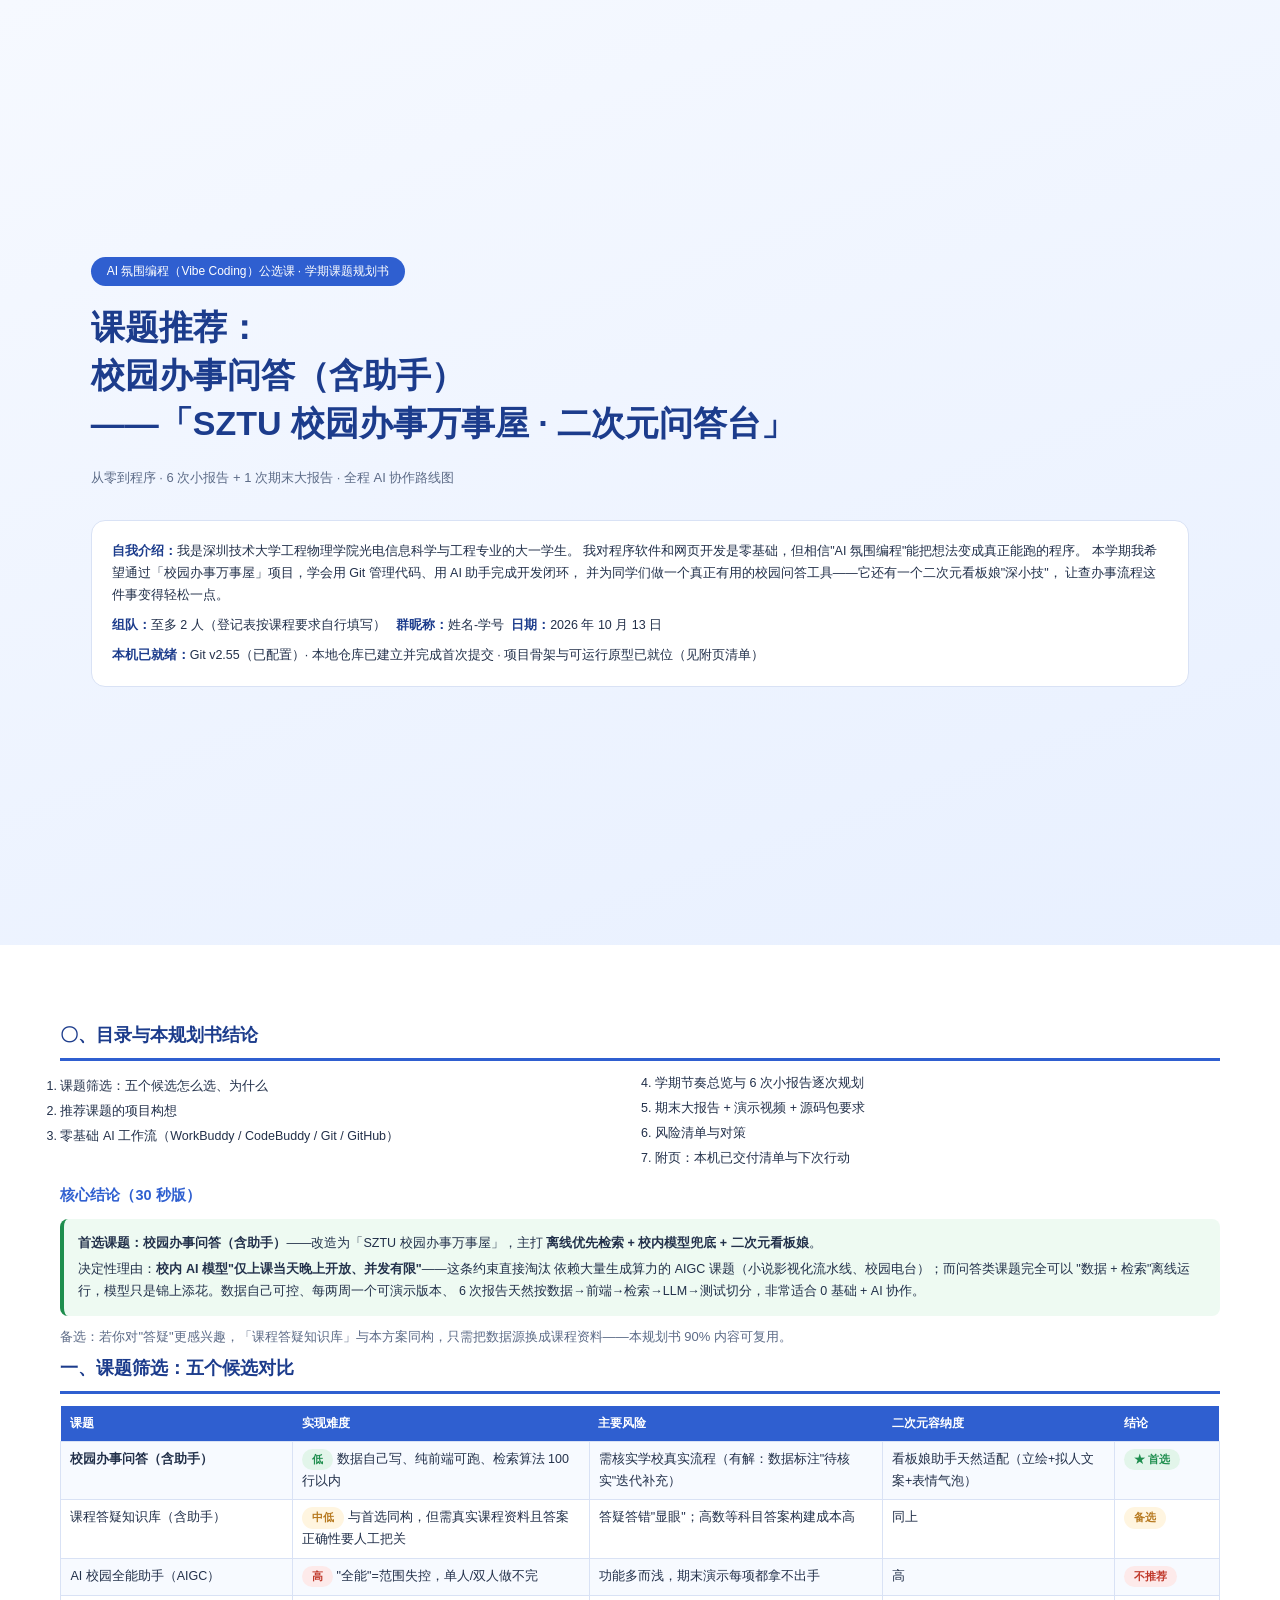
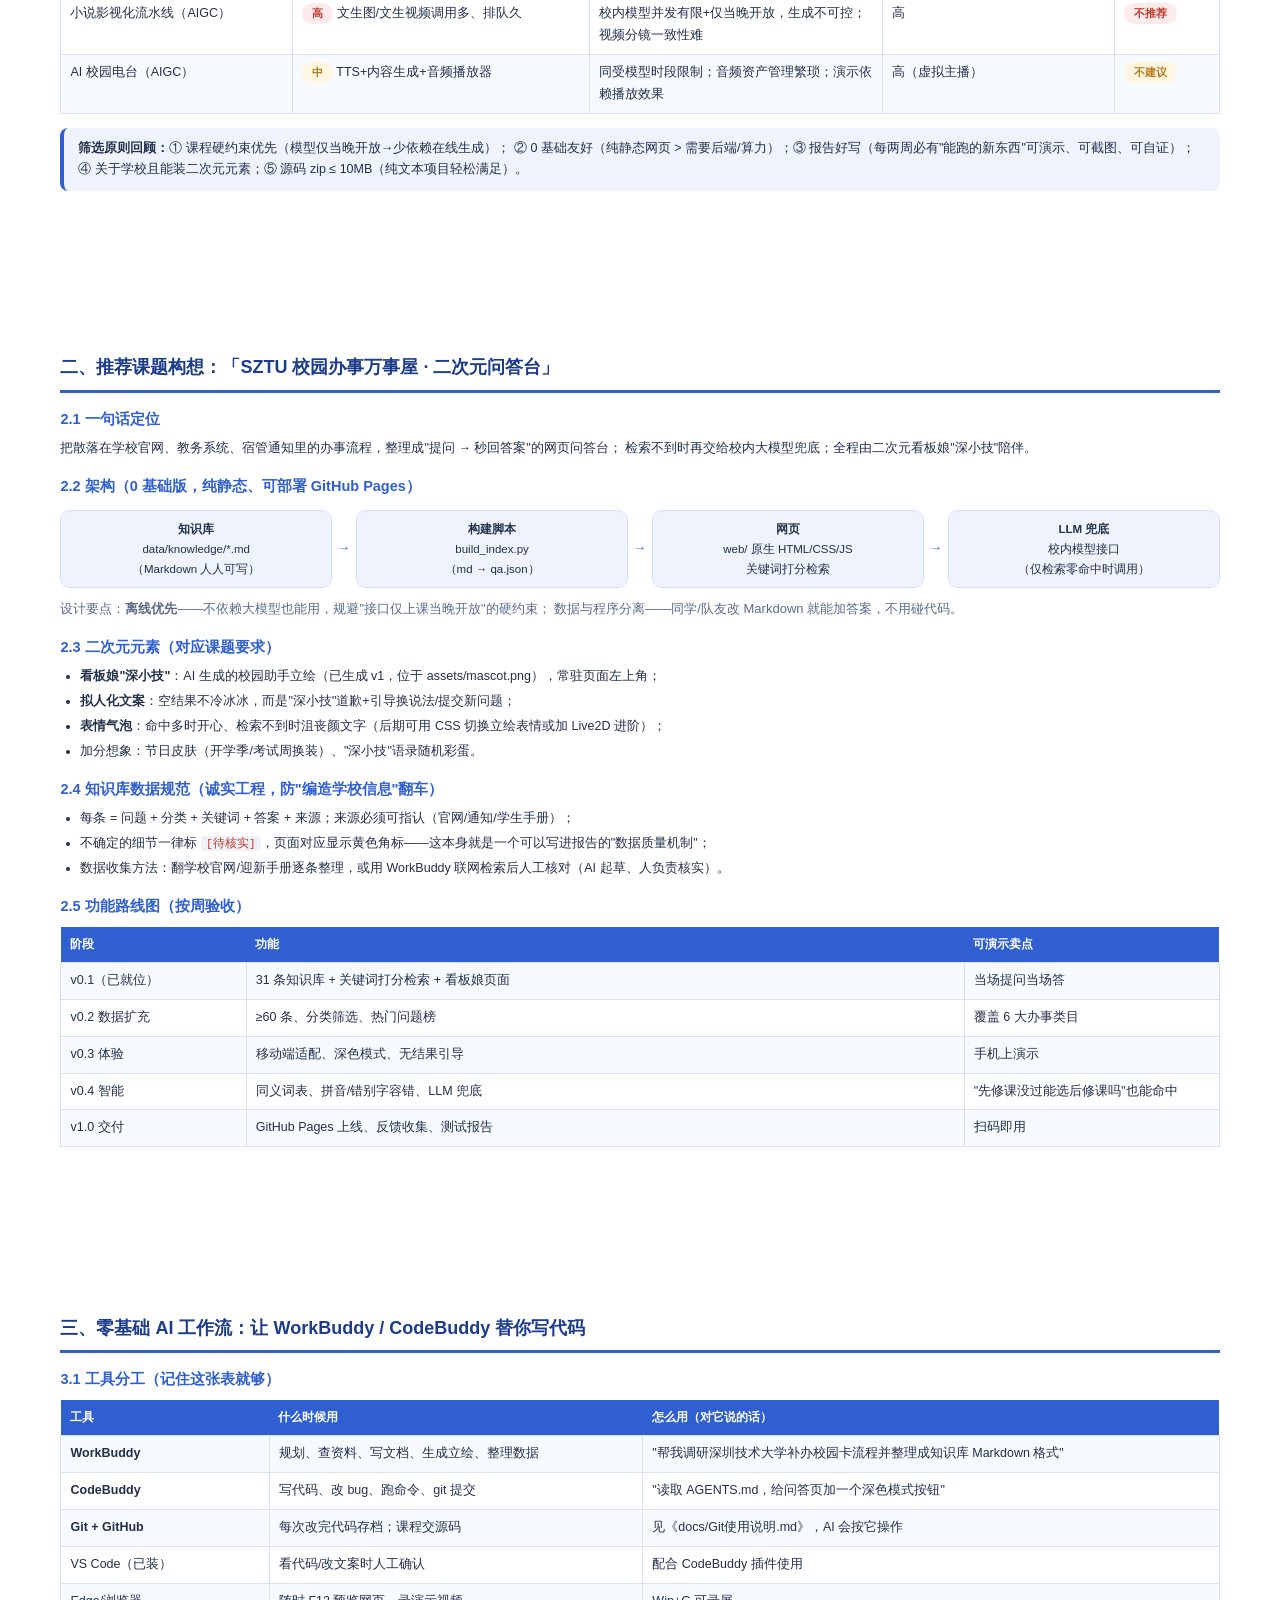
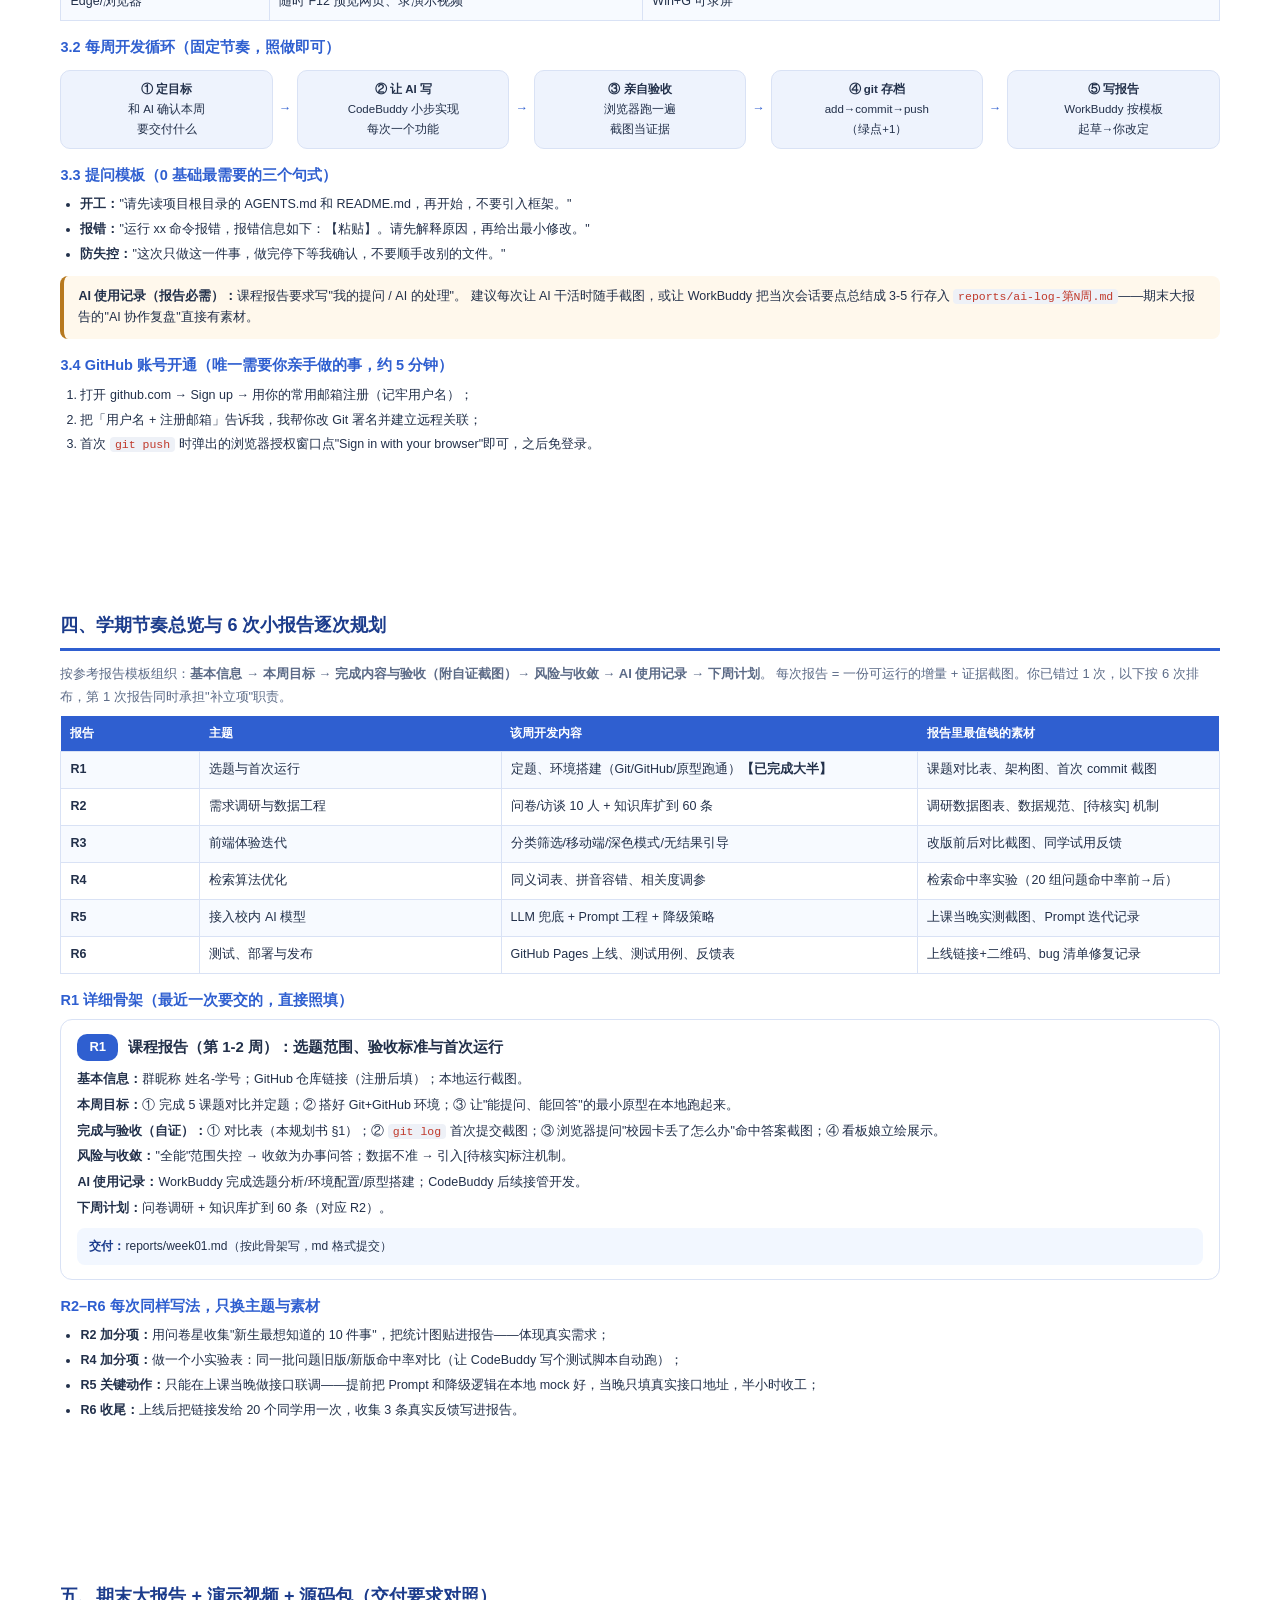
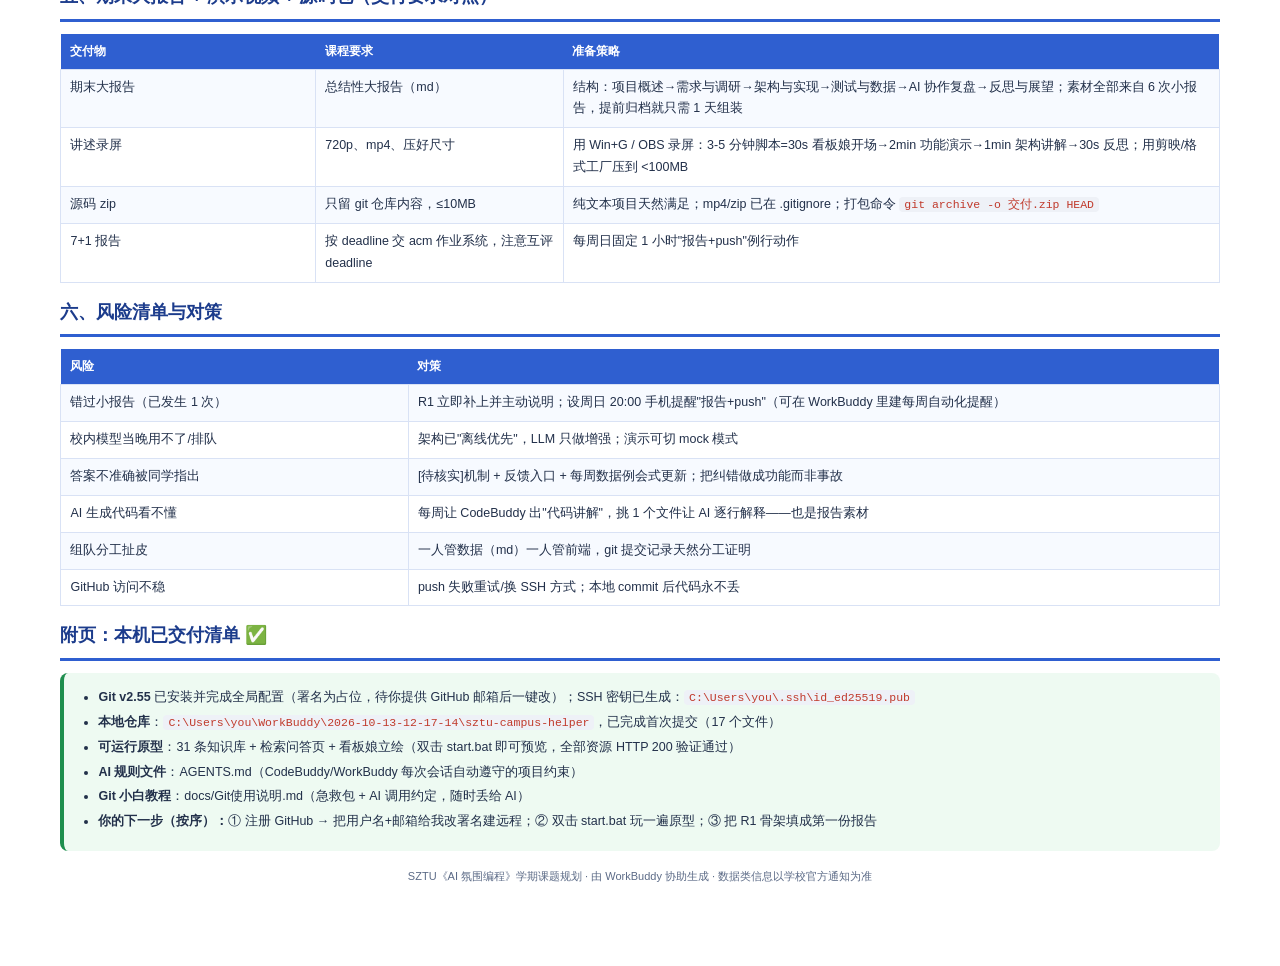
<file: docs/报告规划.html>
<!DOCTYPE html>
<html lang="zh-CN">
<head>
<meta charset="UTF-8">
<title>SZTU《AI氛围编程》学期课题规划 · 校园办事问答（含助手）</title>
<style>
  :root{
    --blue:#2f5fd0; --blue-dark:#1c3c8c; --ink:#22304a; --muted:#5c6b87;
    --line:#d9e2f5; --soft:#eef3fd; --accent:#e8541e; --ok:#1e8e4e; --warn:#b7791f;
  }
  *{box-sizing:border-box;margin:0;padding:0}
  body{font-family:"Microsoft YaHei","PingFang SC",sans-serif;color:var(--ink);
       font-size:12.5px;line-height:1.75}
  .page{padding:20mm 16mm;page-break-after:always}
  .page:last-child{page-break-after:auto}
  h1{font-size:26px;color:var(--blue-dark);margin-bottom:6px}
  h2{font-size:18px;color:var(--blue-dark);margin:0 0 12px;padding-bottom:6px;border-bottom:3px solid var(--blue)}
  h3{font-size:14.5px;color:var(--blue);margin:14px 0 6px}
  p{margin:4px 0}
  .sub{color:var(--muted);font-size:13px}
  .cover{display:flex;flex-direction:column;justify-content:center;min-height:250mm;
         background:linear-gradient(160deg,#f6f9ff,#e8f0ff);padding:24mm}
  .cover .badge{display:inline-block;background:var(--blue);color:#fff;border-radius:999px;
         padding:4px 16px;font-size:12px;width:fit-content;margin-bottom:18px}
  .cover h1{font-size:34px;line-height:1.4}
  .cover .meta{margin-top:26px;background:#fff;border:1px solid var(--line);border-radius:14px;padding:16px 20px}
  .cover .meta b{color:var(--blue-dark)}
  table{width:100%;border-collapse:collapse;margin:8px 0 14px}
  th{background:var(--blue);color:#fff;font-weight:600;padding:7px 9px;text-align:left;font-size:12px}
  td{border:1px solid var(--line);padding:7px 9px;vertical-align:top;background:#fff}
  tr:nth-child(even) td{background:#f7faff}
  .tag{display:inline-block;border-radius:999px;padding:1px 10px;font-size:11px;font-weight:600}
  .t-green{background:#e2f5ea;color:var(--ok)} .t-red{background:#fdeaea;color:#c0392b}
  .t-yellow{background:#fff5e0;color:var(--warn)} .t-blue{background:var(--soft);color:var(--blue)}
  .box{background:var(--soft);border-left:4px solid var(--blue);border-radius:8px;padding:10px 14px;margin:10px 0}
  .box.warn{background:#fff8ec;border-left-color:var(--warn)}
  .box.ok{background:#eefaf2;border-left-color:var(--ok)}
  ul{margin:4px 0 8px 20px} li{margin:3px 0}
  code{background:#eef1f7;border-radius:4px;padding:1px 5px;font-family:Consolas,monospace;font-size:11.5px;color:#c0392b}
  .grid{display:grid;grid-template-columns:1fr 1fr;gap:12px;margin:10px 0}
  .card{border:1px solid var(--line);border-radius:12px;padding:12px 14px;background:#fff}
  .card h4{font-size:13px;color:var(--blue-dark);margin-bottom:6px}
  .wk{border:1px solid var(--line);border-radius:12px;padding:14px 16px;margin:0 0 14px;background:#fff}
  .wk .head{display:flex;align-items:center;gap:10px;margin-bottom:8px}
  .wk .num{background:var(--blue);color:#fff;border-radius:10px;padding:2px 12px;font-weight:700;font-size:13px}
  .wk .title{font-weight:700;font-size:15px;color:var(--ink)}
  .wk .deliv{background:#f2f7ff;border-radius:8px;padding:8px 12px;margin-top:8px;font-size:12px}
  .wk .deliv b{color:var(--blue-dark)}
  .toc{columns:2;column-gap:30px;margin-top:10px}
  .toc li{break-inside:avoid}
  .footer-note{margin-top:16px;color:var(--muted);font-size:11px;text-align:center}
  .flow{display:flex;gap:6px;align-items:stretch;margin:10px 0}
  .flow .step{flex:1;background:var(--soft);border:1px solid var(--line);border-radius:10px;
    padding:8px 10px;text-align:center;font-size:11.5px}
  .flow .arrow{align-self:center;color:var(--blue);font-weight:700}
</style>
</head>
<body>

<!-- ================= 封面 ================= -->
<div class="page cover">
  <div class="badge">AI 氛围编程（Vibe Coding）公选课 · 学期课题规划书</div>
  <h1>课题推荐：<br>校园办事问答（含助手）<br>——「SZTU 校园办事万事屋 · 二次元问答台」</h1>
  <p class="sub" style="margin-top:14px">从零到程序 · 6 次小报告 + 1 次期末大报告 · 全程 AI 协作路线图</p>
  <div class="meta">
    <p><b>自我介绍：</b>我是深圳技术大学工程物理学院光电信息科学与工程专业的大一学生。
    我对程序软件和网页开发是零基础，但相信"AI 氛围编程"能把想法变成真正能跑的程序。
    本学期我希望通过「校园办事万事屋」项目，学会用 Git 管理代码、用 AI 助手完成开发闭环，
    并为同学们做一个真正有用的校园问答工具——它还有一个二次元看板娘"深小技"，
    让查办事流程这件事变得轻松一点。</p>
    <p style="margin-top:8px"><b>组队：</b>至多 2 人（登记表按课程要求自行填写）&nbsp;&nbsp;
    <b>群昵称：</b>姓名-学号&nbsp;&nbsp;<b>日期：</b>2026 年 10 月 13 日</p>
    <p style="margin-top:8px"><b>本机已就绪：</b>Git v2.55（已配置）· 本地仓库已建立并完成首次提交 ·
    项目骨架与可运行原型已就位（见附页清单）</p>
  </div>
</div>

<!-- ================= 目录 + 结论 ================= -->
<div class="page">
  <h2>〇、目录与本规划书结论</h2>
  <ol class="toc">
    <li>课题筛选：五个候选怎么选、为什么</li>
    <li>推荐课题的项目构想</li>
    <li>零基础 AI 工作流（WorkBuddy / CodeBuddy / Git / GitHub）</li>
    <li>学期节奏总览与 6 次小报告逐次规划</li>
    <li>期末大报告 + 演示视频 + 源码包要求</li>
    <li>风险清单与对策</li>
    <li>附页：本机已交付清单与下次行动</li>
  </ol>

  <h3>核心结论（30 秒版）</h3>
  <div class="box ok">
    <p><b>首选课题：校园办事问答（含助手）</b>——改造为「SZTU 校园办事万事屋」，主打
    <b>离线优先检索 + 校内模型兜底 + 二次元看板娘</b>。</p>
    <p>决定性理由：<b>校内 AI 模型"仅上课当天晚上开放、并发有限"</b>——这条约束直接淘汰
    依赖大量生成算力的 AIGC 课题（小说影视化流水线、校园电台）；而问答类课题完全可以
    "数据 + 检索"离线运行，模型只是锦上添花。数据自己可控、每两周一个可演示版本、
    6 次报告天然按数据→前端→检索→LLM→测试切分，非常适合 0 基础 + AI 协作。</p>
  </div>
  <p class="sub">备选：若你对"答疑"更感兴趣，「课程答疑知识库」与本方案同构，只需把数据源换成课程资料——本规划书 90% 内容可复用。</p>

  <h2>一、课题筛选：五个候选对比</h2>
  <table>
    <tr><th style="width:20%">课题</th><th>实现难度</th><th>主要风险</th><th>二次元容纳度</th><th style="width:9%">结论</th></tr>
    <tr>
      <td><b>校园办事问答（含助手）</b></td>
      <td><span class="tag t-green">低</span> 数据自己写、纯前端可跑、检索算法 100 行以内</td>
      <td>需核实学校真实流程（有解：数据标注"待核实"迭代补充）</td>
      <td>看板娘助手天然适配（立绘+拟人文案+表情气泡）</td>
      <td><span class="tag t-green">★ 首选</span></td>
    </tr>
    <tr>
      <td>课程答疑知识库（含助手）</td>
      <td><span class="tag t-yellow">中低</span> 与首选同构，但需真实课程资料且答案正确性要人工把关</td>
      <td>答疑答错"显眼"；高数等科目答案构建成本高</td>
      <td>同上</td>
      <td><span class="tag t-yellow">备选</span></td>
    </tr>
    <tr>
      <td>AI 校园全能助手（AIGC）</td>
      <td><span class="tag t-red">高</span> "全能"=范围失控，单人/双人做不完</td>
      <td>功能多而浅，期末演示每项都拿不出手</td>
      <td>高</td>
      <td><span class="tag t-red">不推荐</span></td>
    </tr>
    <tr>
      <td>小说影视化流水线（AIGC）</td>
      <td><span class="tag t-red">高</span> 文生图/文生视频调用多、排队久</td>
      <td>校内模型并发有限+仅当晚开放，生成不可控；视频分镜一致性难</td>
      <td>高</td>
      <td><span class="tag t-red">不推荐</span></td>
    </tr>
    <tr>
      <td>AI 校园电台（AIGC）</td>
      <td><span class="tag t-yellow">中</span> TTS+内容生成+音频播放器</td>
      <td>同受模型时段限制；音频资产管理繁琐；演示依赖播放效果</td>
      <td>高（虚拟主播）</td>
      <td><span class="tag t-yellow">不建议</span></td>
    </tr>
  </table>
  <div class="box">
    <b>筛选原则回顾：</b>① 课程硬约束优先（模型仅当晚开放→少依赖在线生成）；
    ② 0 基础友好（纯静态网页 &gt; 需要后端/算力）；③ 报告好写（每两周必有"能跑的新东西"可演示、可截图、可自证）；
    ④ 关于学校且能装二次元元素；⑤ 源码 zip ≤ 10MB（纯文本项目轻松满足）。
  </div>
</div>

<!-- ================= 项目构想 ================= -->
<div class="page">
  <h2>二、推荐课题构想：「SZTU 校园办事万事屋 · 二次元问答台」</h2>

  <h3>2.1 一句话定位</h3>
  <p>把散落在学校官网、教务系统、宿管通知里的办事流程，整理成"提问 → 秒回答案"的网页问答台；
  检索不到时再交给校内大模型兜底；全程由二次元看板娘"深小技"陪伴。</p>

  <h3>2.2 架构（0 基础版，纯静态、可部署 GitHub Pages）</h3>
  <div class="flow">
    <div class="step"><b>知识库</b><br>data/knowledge/*.md<br>（Markdown 人人可写）</div>
    <div class="arrow">→</div>
    <div class="step"><b>构建脚本</b><br>build_index.py<br>（md → qa.json）</div>
    <div class="arrow">→</div>
    <div class="step"><b>网页</b><br>web/ 原生 HTML/CSS/JS<br>关键词打分检索</div>
    <div class="arrow">→</div>
    <div class="step"><b>LLM 兜底</b><br>校内模型接口<br>（仅检索零命中时调用）</div>
  </div>
  <p class="sub">设计要点：<b>离线优先</b>——不依赖大模型也能用，规避"接口仅上课当晚开放"的硬约束；
  数据与程序分离——同学/队友改 Markdown 就能加答案，不用碰代码。</p>

  <h3>2.3 二次元元素（对应课题要求）</h3>
  <ul>
    <li><b>看板娘"深小技"</b>：AI 生成的校园助手立绘（已生成 v1，位于 assets/mascot.png），常驻页面左上角；</li>
    <li><b>拟人化文案</b>：空结果不冷冰冰，而是"深小技"道歉+引导换说法/提交新问题；</li>
    <li><b>表情气泡</b>：命中多时开心、检索不到时沮丧颜文字（后期可用 CSS 切换立绘表情或加 Live2D 进阶）；</li>
    <li>加分想象：节日皮肤（开学季/考试周换装）、"深小技"语录随机彩蛋。</li>
  </ul>

  <h3>2.4 知识库数据规范（诚实工程，防"编造学校信息"翻车）</h3>
  <ul>
    <li>每条 = 问题 + 分类 + 关键词 + 答案 + 来源；来源必须可指认（官网/通知/学生手册）；</li>
    <li>不确定的细节一律标 <code>[待核实]</code>，页面对应显示黄色角标——这本身就是一个可以写进报告的"数据质量机制"；</li>
    <li>数据收集方法：翻学校官网/迎新手册逐条整理，或用 WorkBuddy 联网检索后人工核对（AI 起草、人负责核实）。</li>
  </ul>

  <h3>2.5 功能路线图（按周验收）</h3>
  <table>
    <tr><th style="width:16%">阶段</th><th>功能</th><th style="width:22%">可演示卖点</th></tr>
    <tr><td>v0.1（已就位）</td><td>31 条知识库 + 关键词打分检索 + 看板娘页面</td><td>当场提问当场答</td></tr>
    <tr><td>v0.2 数据扩充</td><td>≥60 条、分类筛选、热门问题榜</td><td>覆盖 6 大办事类目</td></tr>
    <tr><td>v0.3 体验</td><td>移动端适配、深色模式、无结果引导</td><td>手机上演示</td></tr>
    <tr><td>v0.4 智能</td><td>同义词表、拼音/错别字容错、LLM 兜底</td><td>"先修课没过能选后修课吗"也能命中</td></tr>
    <tr><td>v1.0 交付</td><td>GitHub Pages 上线、反馈收集、测试报告</td><td>扫码即用</td></tr>
  </table>
</div>

<!-- ================= AI 工作流 ================= -->
<div class="page">
  <h2>三、零基础 AI 工作流：让 WorkBuddy / CodeBuddy 替你写代码</h2>

  <h3>3.1 工具分工（记住这张表就够）</h3>
  <table>
    <tr><th style="width:18%">工具</th><th>什么时候用</th><th>怎么用（对它说的话）</th></tr>
    <tr><td><b>WorkBuddy</b></td><td>规划、查资料、写文档、生成立绘、整理数据</td>
      <td>"帮我调研深圳技术大学补办校园卡流程并整理成知识库 Markdown 格式"</td></tr>
    <tr><td><b>CodeBuddy</b></td><td>写代码、改 bug、跑命令、git 提交</td>
      <td>"读取 AGENTS.md，给问答页加一个深色模式按钮"</td></tr>
    <tr><td><b>Git + GitHub</b></td><td>每次改完代码存档；课程交源码</td>
      <td>见《docs/Git使用说明.md》，AI 会按它操作</td></tr>
    <tr><td>VS Code（已装）</td><td>看代码/改文案时人工确认</td><td>配合 CodeBuddy 插件使用</td></tr>
    <tr><td>Edge/浏览器</td><td>随时 F12 预览网页、录演示视频</td><td>Win+G 可录屏</td></tr>
  </table>

  <h3>3.2 每周开发循环（固定节奏，照做即可）</h3>
  <div class="flow">
    <div class="step"><b>① 定目标</b><br>和 AI 确认本周<br>要交付什么</div>
    <div class="arrow">→</div>
    <div class="step"><b>② 让 AI 写</b><br>CodeBuddy 小步实现<br>每次一个功能</div>
    <div class="arrow">→</div>
    <div class="step"><b>③ 亲自验收</b><br>浏览器跑一遍<br>截图当证据</div>
    <div class="arrow">→</div>
    <div class="step"><b>④ git 存档</b><br>add→commit→push<br>（绿点+1）</div>
    <div class="arrow">→</div>
    <div class="step"><b>⑤ 写报告</b><br>WorkBuddy 按模板<br>起草→你改定</div>
  </div>

  <h3>3.3 提问模板（0 基础最需要的三个句式）</h3>
  <ul>
    <li><b>开工：</b>"请先读项目根目录的 AGENTS.md 和 README.md，再开始，不要引入框架。"</li>
    <li><b>报错：</b>"运行 xx 命令报错，报错信息如下：【粘贴】。请先解释原因，再给出最小修改。"</li>
    <li><b>防失控：</b>"这次只做这一件事，做完停下等我确认，不要顺手改别的文件。"</li>
  </ul>
  <div class="box warn"><b>AI 使用记录（报告必需）：</b>课程报告要求写"我的提问 / AI 的处理"。
  建议每次让 AI 干活时随手截图，或让 WorkBuddy 把当次会话要点总结成 3-5 行存入
  <code>reports/ai-log-第N周.md</code>——期末大报告的"AI 协作复盘"直接有素材。</div>

  <h3>3.4 GitHub 账号开通（唯一需要你亲手做的事，约 5 分钟）</h3>
  <ol style="margin-left:20px">
    <li>打开 github.com → Sign up → 用你的常用邮箱注册（记牢用户名）；</li>
    <li>把「用户名 + 注册邮箱」告诉我，我帮你改 Git 署名并建立远程关联；</li>
    <li>首次 <code>git push</code> 时弹出的浏览器授权窗口点"Sign in with your browser"即可，之后免登录。</li>
  </ol>
</div>

<!-- ================= 6次报告规划 ================= -->
<div class="page">
  <h2>四、学期节奏总览与 6 次小报告逐次规划</h2>
  <p class="sub">按参考报告模板组织：<b>基本信息 → 本周目标 → 完成内容与验收（附自证截图）→ 风险与收敛 → AI 使用记录 → 下周计划</b>。
  每次报告 = 一份可运行的增量 + 证据截图。你已错过 1 次，以下按 6 次排布，第 1 次报告同时承担"补立项"职责。</p>
  <table>
    <tr><th style="width:12%">报告</th><th style="width:26%">主题</th><th>该周开发内容</th><th style="width:26%">报告里最值钱的素材</th></tr>
    <tr><td><b>R1</b></td><td>选题与首次运行</td><td>定题、环境搭建（Git/GitHub/原型跑通）<b>【已完成大半】</b></td><td>课题对比表、架构图、首次 commit 截图</td></tr>
    <tr><td><b>R2</b></td><td>需求调研与数据工程</td><td>问卷/访谈 10 人 + 知识库扩到 60 条</td><td>调研数据图表、数据规范、[待核实] 机制</td></tr>
    <tr><td><b>R3</b></td><td>前端体验迭代</td><td>分类筛选/移动端/深色模式/无结果引导</td><td>改版前后对比截图、同学试用反馈</td></tr>
    <tr><td><b>R4</b></td><td>检索算法优化</td><td>同义词表、拼音容错、相关度调参</td><td>检索命中率实验（20 组问题命中率前→后）</td></tr>
    <tr><td><b>R5</b></td><td>接入校内 AI 模型</td><td>LLM 兜底 + Prompt 工程 + 降级策略</td><td>上课当晚实测截图、Prompt 迭代记录</td></tr>
    <tr><td><b>R6</b></td><td>测试、部署与发布</td><td>GitHub Pages 上线、测试用例、反馈表</td><td>上线链接+二维码、bug 清单修复记录</td></tr>
  </table>

  <h3>R1 详细骨架（最近一次要交的，直接照填）</h3>
  <div class="wk">
    <div class="head"><span class="num">R1</span><span class="title">课程报告（第 1-2 周）：选题范围、验收标准与首次运行</span></div>
    <p><b>基本信息：</b>群昵称 姓名-学号；GitHub 仓库链接（注册后填）；本地运行截图。</p>
    <p><b>本周目标：</b>① 完成 5 课题对比并定题；② 搭好 Git+GitHub 环境；③ 让"能提问、能回答"的最小原型在本地跑起来。</p>
    <p><b>完成与验收（自证）：</b>① 对比表（本规划书 §1）；② <code>git log</code> 首次提交截图；③ 浏览器提问"校园卡丢了怎么办"命中答案截图；④ 看板娘立绘展示。</p>
    <p><b>风险与收敛：</b>"全能"范围失控 → 收敛为办事问答；数据不准 → 引入[待核实]标注机制。</p>
    <p><b>AI 使用记录：</b>WorkBuddy 完成选题分析/环境配置/原型搭建；CodeBuddy 后续接管开发。</p>
    <p><b>下周计划：</b>问卷调研 + 知识库扩到 60 条（对应 R2）。</p>
    <div class="deliv"><b>交付：</b>reports/week01.md（按此骨架写，md 格式提交）</div>
  </div>

  <h3>R2–R6 每次同样写法，只换主题与素材</h3>
  <ul>
    <li><b>R2 加分项：</b>用问卷星收集"新生最想知道的 10 件事"，把统计图贴进报告——体现真实需求；</li>
    <li><b>R4 加分项：</b>做一个小实验表：同一批问题旧版/新版命中率对比（让 CodeBuddy 写个测试脚本自动跑）；</li>
    <li><b>R5 关键动作：</b>只能在上课当晚做接口联调——提前把 Prompt 和降级逻辑在本地 mock 好，当晚只填真实接口地址，半小时收工；</li>
    <li><b>R6 收尾：</b>上线后把链接发给 20 个同学用一次，收集 3 条真实反馈写进报告。</li>
  </ul>
</div>

<!-- ================= 大报告 + 风险 ================= -->
<div class="page">
  <h2>五、期末大报告 + 演示视频 + 源码包（交付要求对照）</h2>
  <table>
    <tr><th style="width:22%">交付物</th><th>课程要求</th><th>准备策略</th></tr>
    <tr><td>期末大报告</td><td>总结性大报告（md）</td><td>结构：项目概述→需求与调研→架构与实现→测试与数据→AI 协作复盘→反思与展望；素材全部来自 6 次小报告，提前归档就只需 1 天组装</td></tr>
    <tr><td>讲述录屏</td><td>720p、mp4、压好尺寸</td><td>用 Win+G / OBS 录屏：3-5 分钟脚本=30s 看板娘开场→2min 功能演示→1min 架构讲解→30s 反思；用剪映/格式工厂压到 &lt;100MB</td></tr>
    <tr><td>源码 zip</td><td>只留 git 仓库内容，≤10MB</td><td>纯文本项目天然满足；mp4/zip 已在 .gitignore；打包命令 <code>git archive -o 交付.zip HEAD</code></td></tr>
    <tr><td>7+1 报告</td><td>按 deadline 交 acm 作业系统，注意互评 deadline</td><td>每周日固定 1 小时"报告+push"例行动作</td></tr>
  </table>

  <h2>六、风险清单与对策</h2>
  <table>
    <tr><th style="width:30%">风险</th><th>对策</th></tr>
    <tr><td>错过小报告（已发生 1 次）</td><td>R1 立即补上并主动说明；设周日 20:00 手机提醒"报告+push"（可在 WorkBuddy 里建每周自动化提醒）</td></tr>
    <tr><td>校内模型当晚用不了/排队</td><td>架构已"离线优先"，LLM 只做增强；演示可切 mock 模式</td></tr>
    <tr><td>答案不准确被同学指出</td><td>[待核实]机制 + 反馈入口 + 每周数据例会式更新；把纠错做成功能而非事故</td></tr>
    <tr><td>AI 生成代码看不懂</td><td>每周让 CodeBuddy 出"代码讲解"，挑 1 个文件让 AI 逐行解释——也是报告素材</td></tr>
    <tr><td>组队分工扯皮</td><td>一人管数据（md）一人管前端，git 提交记录天然分工证明</td></tr>
    <tr><td>GitHub 访问不稳</td><td>push 失败重试/换 SSH 方式；本地 commit 后代码永不丢</td></tr>
  </table>

  <h2>附页：本机已交付清单 ✅</h2>
  <div class="box ok">
    <ul>
      <li><b>Git v2.55</b> 已安装并完成全局配置（署名为占位，待你提供 GitHub 邮箱后一键改）；SSH 密钥已生成：<code>C:\Users\you\.ssh\id_ed25519.pub</code></li>
      <li><b>本地仓库</b>：<code>C:\Users\you\WorkBuddy\2026-10-13-12-17-14\sztu-campus-helper</code>，已完成首次提交（17 个文件）</li>
      <li><b>可运行原型</b>：31 条知识库 + 检索问答页 + 看板娘立绘（双击 start.bat 即可预览，全部资源 HTTP 200 验证通过）</li>
      <li><b>AI 规则文件</b>：AGENTS.md（CodeBuddy/WorkBuddy 每次会话自动遵守的项目约束）</li>
      <li><b>Git 小白教程</b>：docs/Git使用说明.md（急救包 + AI 调用约定，随时丢给 AI）</li>
      <li><b>你的下一步（按序）：</b>① 注册 GitHub → 把用户名+邮箱给我改署名建远程；② 双击 start.bat 玩一遍原型；③ 把 R1 骨架填成第一份报告</li>
    </ul>
  </div>
  <p class="footer-note">SZTU《AI 氛围编程》学期课题规划 · 由 WorkBuddy 协助生成 · 数据类信息以学校官方通知为准</p>
</div>

</body>
</html>
</file>
